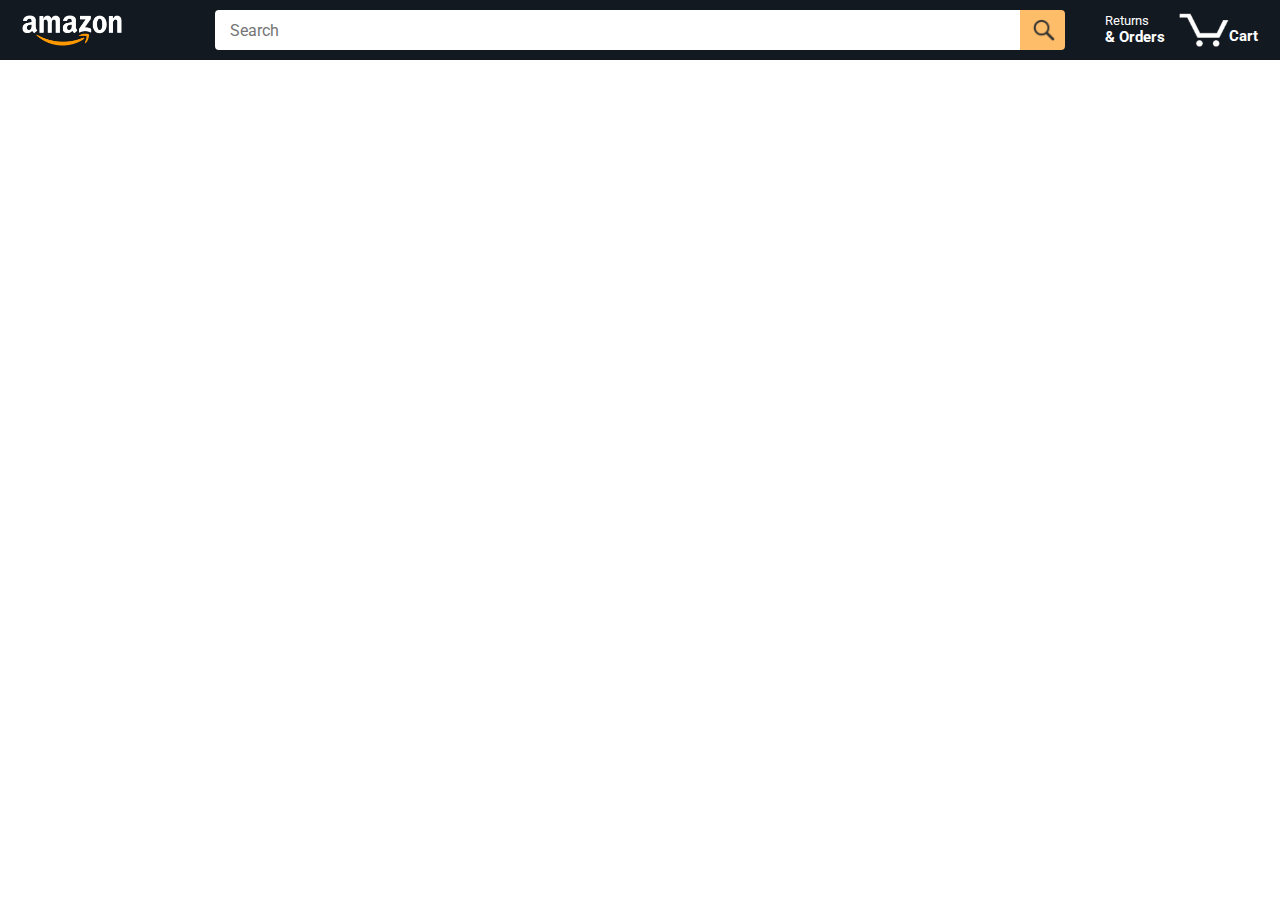
<file: index.html>
<!DOCTYPE html>
<html>
  <head>
    <title>Amazon Project</title>

    <!-- This code is needed for responsive design to work.
      (Responsive design = make the website look good on
      smaller screen sizes like a phone or a tablet). -->
    <meta name="viewport" content="width=device-width, initial-scale=1">

    <!-- Load a font called Roboto from Google Fonts. -->
    <link rel="preconnect" href="https://fonts.googleapis.com">
    <link rel="preconnect" href="https://fonts.gstatic.com" crossorigin>
    <link href="https://fonts.googleapis.com/css2?family=Roboto:wght@400;500;700&display=swap" rel="stylesheet">

    <!-- Here are the CSS files for this page. -->
    <link rel="stylesheet" href="styles/shared/general.css">
    <link rel="stylesheet" href="styles/shared/amazon-header.css">
    <link rel="stylesheet" href="styles/pages/amazon.css">
  </head>
  <body>
    <div class="amazon-header">
      <div class="amazon-header-left-section">
        <a href="index.html" class="header-link">
          <img class="amazon-logo"
            src="images/amazon-logo-white.png">
          <img class="amazon-mobile-logo"
            src="images/amazon-mobile-logo-white.png">
        </a>
      </div>

      <div class="amazon-header-middle-section">
        <input class="search-bar" type="text" placeholder="Search">

        <button class="search-button">
          <img class="search-icon" src="images/icons/search-icon.png">
        </button>
      </div>

      <div class="amazon-header-right-section">
        <a class="orders-link header-link" href="orders.html">
          <span class="returns-text">Returns</span>
          <span class="orders-text">& Orders</span>
        </a>

        <a class="cart-link header-link" href="checkout.html">
          <img class="cart-icon" src="images/icons/cart-icon.png">
          <div class="cart-quantity js-cart-quantity"></div>
          <div class="cart-text">Cart</div>
        </a>
      </div>
    </div>
    
    <div class="main">
      <div class="products-grid js-product-grid">

      </div>
    </div>

    <script type="module" src="scripts/amazon.js"></script>
  </body>
</html>
</file>
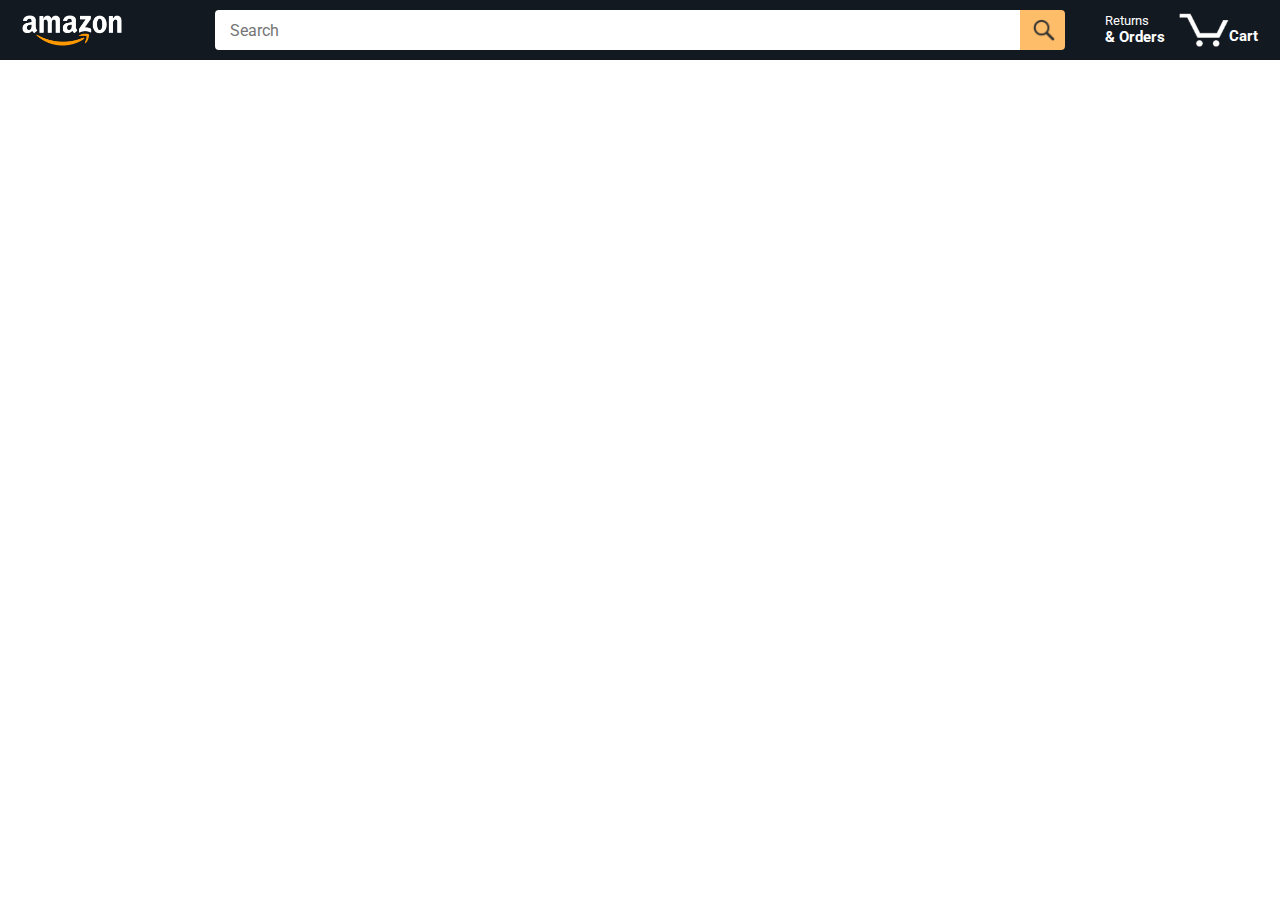
<file: amazon.html>
<!DOCTYPE html>
<html>
  <head>
    <title>Amazon Project</title>

    <!-- This code is needed for responsive design to work.
      (Responsive design = make the website look good on
      smaller screen sizes like a phone or a tablet). -->
    <meta name="viewport" content="width=device-width, initial-scale=1">

    <!-- Load a font called Roboto from Google Fonts. -->
    <link rel="preconnect" href="https://fonts.googleapis.com">
    <link rel="preconnect" href="https://fonts.gstatic.com" crossorigin>
    <link href="https://fonts.googleapis.com/css2?family=Roboto:wght@400;500;700&display=swap" rel="stylesheet">

    <!-- Here are the CSS files for this page. -->
    <link rel="stylesheet" href="styles/shared/general.css">
    <link rel="stylesheet" href="styles/shared/amazon-header.css">
    <link rel="stylesheet" href="styles/pages/amazon.css">
  </head>
  <body>
    <div class="amazon-header">
      <div class="amazon-header-left-section">
        <a href="amazon.html" class="header-link">
          <img class="amazon-logo"
            src="images/amazon-logo-white.png">
          <img class="amazon-mobile-logo"
            src="images/amazon-mobile-logo-white.png">
        </a>
      </div>

      <div class="amazon-header-middle-section">
        <input class="search-bar" type="text" placeholder="Search">

        <button class="search-button">
          <img class="search-icon" src="images/icons/search-icon.png">
        </button>
      </div>

      <div class="amazon-header-right-section">
        <a class="orders-link header-link" href="orders.html">
          <span class="returns-text">Returns</span>
          <span class="orders-text">& Orders</span>
        </a>

        <a class="cart-link header-link" href="checkout.html">
          <img class="cart-icon" src="images/icons/cart-icon.png">
          <div class="cart-quantity js-cart-quantity"></div>
          <div class="cart-text">Cart</div>
        </a>
      </div>
    </div>
    
    <div class="main">
      <div class="products-grid js-product-grid">

      </div>
    </div>

    <script type="module" src="scripts/amazon.js"></script>
  </body>
</html>
</file>
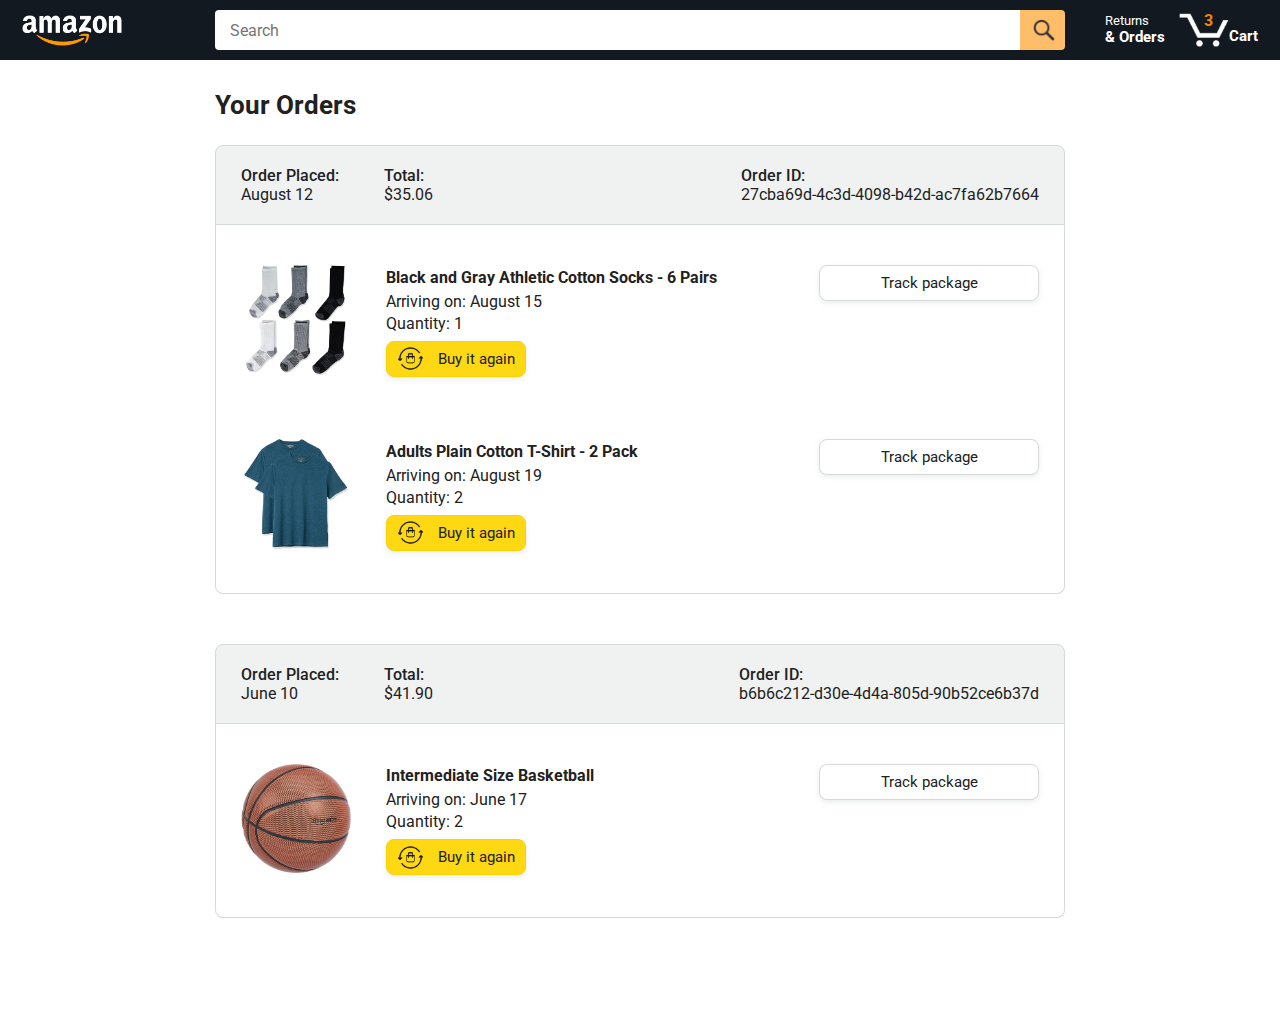
<file: orders.html>
<!DOCTYPE html>
<html>
  <head>
    <title>Orders</title>

    <!-- This code is needed for responsive design to work.
      (Responsive design = make the website look good on
      smaller screen sizes like a phone or a tablet). -->
    <meta name="viewport" content="width=device-width, initial-scale=1">

    <!-- Load a font called Roboto from Google Fonts. -->
    <link rel="preconnect" href="https://fonts.googleapis.com">
    <link rel="preconnect" href="https://fonts.gstatic.com" crossorigin>
    <link href="https://fonts.googleapis.com/css2?family=Roboto:wght@400;500;700&display=swap" rel="stylesheet">

    <!-- Here are the CSS files for this page. -->
    <link rel="stylesheet" href="styles/shared/general.css">
    <link rel="stylesheet" href="styles/shared/amazon-header.css">
    <link rel="stylesheet" href="styles/pages/orders.css">
  </head>
  <body>
    <div class="amazon-header">
      <div class="amazon-header-left-section">
        <a href="amazon.html" class="header-link">
          <img class="amazon-logo"
            src="images/amazon-logo-white.png">
          <img class="amazon-mobile-logo"
            src="images/amazon-mobile-logo-white.png">
        </a>
      </div>

      <div class="amazon-header-middle-section">
        <input class="search-bar" type="text" placeholder="Search">

        <button class="search-button">
          <img class="search-icon" src="images/icons/search-icon.png">
        </button>
      </div>

      <div class="amazon-header-right-section">
        <a class="orders-link header-link" href="orders.html">
          <span class="returns-text">Returns</span>
          <span class="orders-text">& Orders</span>
        </a>

        <a class="cart-link header-link" href="checkout.html">
          <img class="cart-icon" src="images/icons/cart-icon.png">
          <div class="cart-quantity">3</div>
          <div class="cart-text">Cart</div>
        </a>
      </div>
    </div>

    <div class="main">
      <div class="page-title">Your Orders</div>

      <div class="orders-grid">
        <div class="order-container">
          
          <div class="order-header">
            <div class="order-header-left-section">
              <div class="order-date">
                <div class="order-header-label">Order Placed:</div>
                <div>August 12</div>
              </div>
              <div class="order-total">
                <div class="order-header-label">Total:</div>
                <div>$35.06</div>
              </div>
            </div>

            <div class="order-header-right-section">
              <div class="order-header-label">Order ID:</div>
              <div>27cba69d-4c3d-4098-b42d-ac7fa62b7664</div>
            </div>
          </div>

          <div class="order-details-grid">
            <div class="product-image-container">
              <img src="images/products/athletic-cotton-socks-6-pairs.jpg">
            </div>

            <div class="product-details">
              <div class="product-name">
                Black and Gray Athletic Cotton Socks - 6 Pairs
              </div>
              <div class="product-delivery-date">
                Arriving on: August 15
              </div>
              <div class="product-quantity">
                Quantity: 1
              </div>
              <button class="buy-again-button button-primary">
                <img class="buy-again-icon" src="images/icons/buy-again.png">
                <span class="buy-again-message">Buy it again</span>
              </button>
            </div>

            <div class="product-actions">
              <a href="tracking.html">
                <button class="track-package-button button-secondary">
                  Track package
                </button>
              </a>
            </div>

            <div class="product-image-container">
              <img src="images/products/adults-plain-cotton-tshirt-2-pack-teal.jpg">
            </div>

            <div class="product-details">
              <div class="product-name">
                Adults Plain Cotton T-Shirt - 2 Pack
              </div>
              <div class="product-delivery-date">
                Arriving on: August 19
              </div>
              <div class="product-quantity">
                Quantity: 2
              </div>
              <button class="buy-again-button button-primary">
                <img class="buy-again-icon" src="images/icons/buy-again.png">
                <span class="buy-again-message">Buy it again</span>
              </button>
            </div>

            <div class="product-actions">
              <a href="tracking.html">
                <button class="track-package-button button-secondary">
                  Track package
                </button>
              </a>
            </div>
          </div>
        </div>

        <div class="order-container">

          <div class="order-header">
            <div class="order-header-left-section">
              <div class="order-date">
                <div class="order-header-label">Order Placed:</div>
                <div>June 10</div>
              </div>
              <div class="order-total">
                <div class="order-header-label">Total:</div>
                <div>$41.90</div>
              </div>
            </div>

            <div class="order-header-right-section">
              <div class="order-header-label">Order ID:</div>
              <div>b6b6c212-d30e-4d4a-805d-90b52ce6b37d</div>
            </div>
          </div>

          <div class="order-details-grid">
            <div class="product-image-container">
              <img src="images/products/intermediate-composite-basketball.jpg">
            </div>

            <div class="product-details">
              <div class="product-name">
                Intermediate Size Basketball
              </div>
              <div class="product-delivery-date">
                Arriving on: June 17
              </div>
              <div class="product-quantity">
                Quantity: 2
              </div>
              <button class="buy-again-button button-primary">
                <img class="buy-again-icon" src="images/icons/buy-again.png">
                <span class="buy-again-message">Buy it again</span>
              </button>
            </div>

            <div class="product-actions">
              <a href="tracking.html">
                <button class="track-package-button button-secondary">
                  Track package
                </button>
              </a>
            </div>
          </div>
        </div>
      </div>
    </div>
  </body>
</html>
</file>
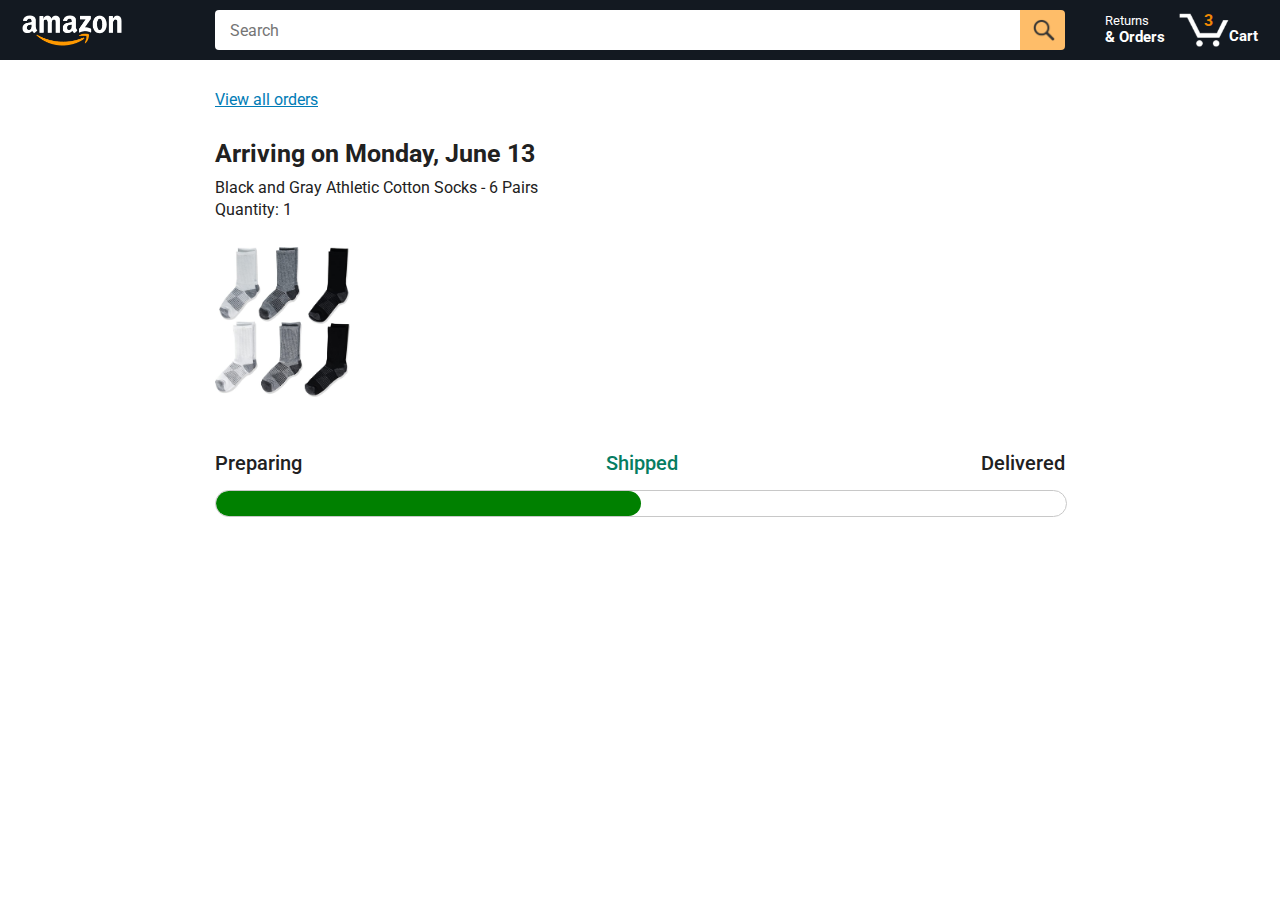
<file: tracking.html>
<!DOCTYPE html>
<html>
  <head>
    <title>Tracking</title>

    <!-- This code is needed for responsive design to work.
      (Responsive design = make the website look good on
      smaller screen sizes like a phone or a tablet). -->
    <meta name="viewport" content="width=device-width, initial-scale=1">

    <!-- Load a font called Roboto from Google Fonts. -->
    <link rel="preconnect" href="https://fonts.googleapis.com">
    <link rel="preconnect" href="https://fonts.gstatic.com" crossorigin>
    <link href="https://fonts.googleapis.com/css2?family=Roboto:wght@400;500;700&display=swap" rel="stylesheet">

    <!-- Here are the CSS files for this page. -->
    <link rel="stylesheet" href="styles/shared/general.css">
    <link rel="stylesheet" href="styles/shared/amazon-header.css">
    <link rel="stylesheet" href="styles/pages/tracking.css">
  </head>
  <body>
    <div class="amazon-header">
      <div class="amazon-header-left-section">
        <a href="amazon.html" class="header-link">
          <img class="amazon-logo"
            src="images/amazon-logo-white.png">
          <img class="amazon-mobile-logo"
            src="images/amazon-mobile-logo-white.png">
        </a>
      </div>

      <div class="amazon-header-middle-section">
        <input class="search-bar" type="text" placeholder="Search">

        <button class="search-button">
          <img class="search-icon" src="images/icons/search-icon.png">
        </button>
      </div>

      <div class="amazon-header-right-section">
        <a class="orders-link header-link" href="orders.html">
          <span class="returns-text">Returns</span>
          <span class="orders-text">& Orders</span>
        </a>

        <a class="cart-link header-link" href="checkout.html">
          <img class="cart-icon" src="images/icons/cart-icon.png">
          <div class="cart-quantity">3</div>
          <div class="cart-text">Cart</div>
        </a>
      </div>
    </div>

    <div class="main">
      <div class="order-tracking">
        <a class="back-to-orders-link link-primary" href="orders.html">
          View all orders
        </a>

        <div class="delivery-date">
          Arriving on Monday, June 13
        </div>

        <div class="product-info">
          Black and Gray Athletic Cotton Socks - 6 Pairs
        </div>

        <div class="product-info">
          Quantity: 1
        </div>

        <img class="product-image" src="images/products/athletic-cotton-socks-6-pairs.jpg">

        <div class="progress-labels-container">
          <div class="progress-label">
            Preparing
          </div>
          <div class="progress-label current-status">
            Shipped
          </div>
          <div class="progress-label">
            Delivered
          </div>
        </div>

        <div class="progress-bar-container">
          <div class="progress-bar"></div>
        </div>
      </div>
    </div>
  </body>
</html>
</file>
<file: styles/shared/general.css>
body {
  font-family: Roboto, Arial;
  color: rgb(33, 33, 33);
  /* The <body> element has a default margin of 8px
     on all sides. This removes the default margins. */
  margin: 0;
}

/* <p> elements have a default margin on the top
   and bottom. This removes the default margins. */
p {
  margin: 0;
}

button {
  cursor: pointer;
}

select {
  cursor: pointer;
}

input, select, button {
  font-family: Roboto, Arial;
}

.button-primary {
  color: rgb(33, 33, 33);
  background-color: rgb(255, 216, 20);
  border: 1px solid rgb(252, 210, 0);
  border-radius: 8px;
  cursor: pointer;
  box-shadow: 0 2px 5px rgba(213, 217, 217, 0.5);
}

.button-primary:hover {
  background-color: rgb(247, 202, 0);
  border: 1px solid rgb(242, 194, 0);
}

.button-primary:active {
  background: rgb(255, 216, 20);
  border-color: rgb(252, 210, 0);
  box-shadow: none;
}

.button-secondary {
  color: rgb(33, 33, 33);
  background: white;
  border: 1px solid rgb(213, 217, 217);
  border-radius: 8px;
  cursor: pointer;
  box-shadow: 0 2px 5px rgba(213, 217, 217, 0.5);
}

.button-secondary:hover {
  background-color: rgb(247, 250, 250);
}

.button-secondary:active {
  background-color: rgb(237, 253, 255);
  box-shadow: none;
}

/* These styles will limit text to 2 lines. Anything
   beyond 2 lines will be replaced with "..."
   You can find this code by using an A.I. tool or by
   searching in Google.
   https://css-tricks.com/almanac/properties/l/line-clamp/ */
.limit-text-to-2-lines {
  display: -webkit-box;
  -webkit-line-clamp: 2;
  -webkit-box-orient: vertical;
  overflow: hidden;
}

.link-primary {
  color: rgb(1, 124, 182);
  cursor: pointer;
}

.link-primary:hover {
  color: rgb(196, 80, 0);
}

/* Styles for dropdown selectors. */
select {
  color: rgb(33, 33, 33);
  background-color: rgb(240, 240, 240);
  border: 1px solid rgb(213, 217, 217);
  border-radius: 8px;
  padding: 3px 5px;
  font-size: 15px;
  cursor: pointer;
  box-shadow: 0 2px 5px rgba(213, 217, 217, 0.5);
}

select:focus,
input:focus {
  outline: 2px solid rgb(255, 153, 0);
}
</file>
<file: styles/shared/amazon-header.css>
.amazon-header {
  background-color: rgb(19, 25, 33);
  color: white;
  padding-left: 15px;
  padding-right: 15px;

  display: flex;
  align-items: center;
  justify-content: space-between;

  position: fixed;
  top: 0;
  left: 0;
  right: 0;
  height: 60px;
}

.amazon-header-left-section {
  width: 180px;
}

@media (max-width: 800px) {
  .amazon-header-left-section {
    width: unset;
  }
}

.header-link {
  display: inline-block;
  padding: 6px;
  border-radius: 2px;
  cursor: pointer;
  text-decoration: none;
  border: 1px solid rgba(0, 0, 0, 0);
}

.header-link:hover {
  border: 1px solid white;
}

.amazon-logo {
  width: 100px;
  margin-top: 5px;
}

.amazon-mobile-logo {
  display: none;
}

@media (max-width: 575px) {
  .amazon-logo {
    display: none;
  }

  .amazon-mobile-logo {
    display: block;
    height: 35px;
    margin-top: 5px;
  }
}

.amazon-header-middle-section {
  flex: 1;
  max-width: 850px;
  margin-left: 10px;
  margin-right: 10px;
  display: flex;
}

.search-bar {
  flex: 1;
  width: 0;
  font-size: 16px;
  height: 38px;
  padding-left: 15px;
  border: none;
  border-top-left-radius: 4px;
  border-bottom-left-radius: 4px;
  border-top-right-radius: 0;
  border-bottom-right-radius: 0;
}

.search-button {
  background-color: rgb(254, 189, 105);
  border: none;
  width: 45px;
  height: 40px;
  border-top-right-radius: 4px;
  border-bottom-right-radius: 4px;
  flex-shrink: 0;
}

.search-icon {
  height: 22px;
  margin-left: 2px;
  margin-top: 3px;
}

.amazon-header-right-section {
  width: 180px;
  flex-shrink: 0;
  display: flex;
  justify-content: end;
}

.orders-link {
  color: white;
}

.returns-text {
  display: block;
  font-size: 13px;
}

.orders-text {
  display: block;
  font-size: 15px;
  font-weight: 700;
}

.cart-link {
  color: white;
  display: flex;
  align-items: center;
  position: relative;
}

.cart-icon {
  width: 50px;
}

.cart-text {
  margin-top: 12px;
  font-size: 15px;
  font-weight: 700;
}

.cart-quantity {
  color: rgb(240, 136, 4);
  font-size: 16px;
  font-weight: 700;

  position: absolute;
  top: 4px;
  left: 22px;
  
  width: 26px;
  text-align: center;
}
</file>
<file: styles/pages/amazon.css>
.main {
  margin-top: 60px;
}

.products-grid {
  display: grid;

  /* - In CSS Grid, 1fr means a column will take up the
       remaining space in the grid.
     - If we write 1fr 1fr ... 1fr; 8 times, this will
       divide the grid into 8 columns, each taking up an
       equal amount of the space.
     - repeat(8, 1fr); is a shortcut for repeating "1fr"
       8 times (instead of typing out "1fr" 8 times).
       repeat(...) is a special property that works with
       display: grid; */
  grid-template-columns: repeat(8, 1fr);
}

/* @media is used to create responsive design (making the
   website look good on any screen size). This @media
   means when the screen width is 2000px or less, we
   will divide the grid into 7 columns instead of 8. */
@media (max-width: 2000px) {
  .products-grid {
    grid-template-columns: repeat(7, 1fr);
  }
}

/* This @media means when the screen width is 1600px or
   less, we will divide the grid into 6 columns. */
@media (max-width: 1600px) {
  .products-grid {
    grid-template-columns: repeat(6, 1fr);
  }
}

@media (max-width: 1300px) {
  .products-grid {
    grid-template-columns: repeat(5, 1fr);
  }
}

@media (max-width: 1000px) {
  .products-grid {
    grid-template-columns: repeat(4, 1fr);
  }
}

@media (max-width: 800px) {
  .products-grid {
    grid-template-columns: repeat(3, 1fr);
  }
}

@media (max-width: 575px) {
  .products-grid {
    grid-template-columns: repeat(2, 1fr);
  }
}

@media (max-width: 450px) {
  .products-grid {
    grid-template-columns: 1fr;
  }
}

.product-container {
  padding-top: 40px;
  padding-bottom: 25px;
  padding-left: 25px;
  padding-right: 25px;

  border-right: 1px solid rgb(231, 231, 231);
  border-bottom: 1px solid rgb(231, 231, 231);

  display: flex;
  flex-direction: column;
}

.product-image-container {
  display: flex;
  justify-content: center;
  align-items: center;

  height: 180px;
  margin-bottom: 20px;
}

.product-image {
  /* Images will overflow their container by default. To
    prevent this, we set max-width and max-height to 100%
    so they stay inside their container. */
  max-width: 100%;
  max-height: 100%;
}

.product-name {
  height: 40px;
  margin-bottom: 5px;
}

.product-rating-container {
  display: flex;
  align-items: center;
  margin-bottom: 10px;
}

.product-rating-stars {
  width: 100px;
  margin-right: 6px;
}

.product-rating-count {
  color: rgb(1, 124, 182);
  cursor: pointer;
  margin-top: 3px;
}

.product-price {
  font-weight: 700;
  margin-bottom: 10px;
}

.product-quantity-container {
  margin-bottom: 17px;
}

.product-spacer {
  flex: 1;
}

.added-to-cart {
  color: rgb(6, 125, 98);
  font-size: 16px;

  display: flex;
  align-items: center;
  margin-bottom: 8px;

  /* At first, the "Added to cart" message will
     be invisible. Use JavaScript to change the
     opacity and make it visible. */
  opacity: 0;
}

.added-to-cart img {
  height: 20px;
  margin-right: 5px;
}

.add-to-cart-button {
  width: 100%;
  padding: 8px;
  border-radius: 50px;
}
</file>
<file: styles/pages/orders.css>
.main {
  max-width: 850px;
  margin-top: 90px;
  margin-bottom: 100px;
  padding-left: 20px;
  padding-right: 20px;

  /* margin-left: auto;
     margin-right auto;
     Is a trick for centering an element horizontally
     without needing a container. */
  margin-left: auto;
  margin-right: auto;
}

.page-title {
  font-weight: 700;
  font-size: 26px;
  margin-bottom: 25px;
}

.orders-grid {
  display: grid;
  grid-template-columns: 1fr;
  row-gap: 50px;
}

.order-header {
  background-color: rgb(240, 242, 242);
  border: 1px solid rgb(213, 217, 217);

  display: flex;
  align-items: center;
  justify-content: space-between;

  padding: 20px 25px;
  border-top-left-radius: 8px;
  border-top-right-radius: 8px;
}

.order-header-left-section {
  display: flex;
  flex-shrink: 0;
}

.order-header-label {
  font-weight: 500;
}

.order-date,
.order-total {
  margin-right: 45px;
}

.order-header-right-section {
  flex-shrink: 1;
}

@media (max-width: 575px) {
  .order-header {
    flex-direction: column;
    align-items: start;
    line-height: 23px;
    padding: 15px;
  }

  .order-header-left-section {
    flex-direction: column;
  }

  .order-header-label {
    margin-right: 5px;
  }

  .order-date,
  .order-total {
    display: grid;
    grid-template-columns: auto 1fr;
    margin-right: 0;
  }

  .order-header-right-section {
    display: grid;
    grid-template-columns: auto 1fr;
  }
}

.order-details-grid {
  padding: 40px 25px;
  border: 1px solid rgb(213, 217, 217);
  border-top: none;
  border-bottom-left-radius: 8px;
  border-bottom-right-radius: 8px;

  display: grid;
  grid-template-columns: 110px 1fr 220px;
  column-gap: 35px;
  row-gap: 60px;
  align-items: center;
}

@media (max-width: 800px) {
  .order-details-grid {
    grid-template-columns: 110px 1fr;
    row-gap: 0;
    padding-bottom: 8px;
  }
}

@media (max-width: 450px) {
  .order-details-grid {
    grid-template-columns: 1fr;
  }
}

.product-image-container {
  text-align: center;
}

.product-image-container img {
  max-width: 110px;
  max-height: 110px;
}

.product-name {
  font-weight: 700;
  margin-bottom: 5px;
}

.product-delivery-date {
  margin-bottom: 3px;
}

.product-quantity {
  margin-bottom: 8px;
}

.buy-again-button {
  font-size: 15px;
  width: 140px;
  height: 36px;
  border-radius: 8px;

  display: flex;
  align-items: center;
  justify-content: center;
}

.buy-again-icon {
  width: 25px;
  margin-right: 15px;
}

.product-actions {
  align-self: start;
}

.track-package-button {
  width: 100%;
  font-size: 15px;
  padding: 8px;
}

@media (max-width: 800px) {
  .buy-again-button {
    margin-bottom: 10px;
  }

  .product-actions {
    /* grid-column: 2 means this element will be placed
       in column 2 in the grid. (Normally, the column that
       an element is placed in is determined by the order
       of the elements in the HTML. grid-column overrides
       this default ordering). */
    grid-column: 2;
    margin-bottom: 30px;
  }

  .track-package-button {
    width: 140px;
  }
}

@media (max-width: 450px) {
  .product-image-container {
    text-align: center;
    margin-bottom: 25px;
  }

  .product-image-container img {
    max-width: 150px;
    max-height: 150px;
  }

  .product-name {
    margin-bottom: 10px;
  }

  .product-quantity {
    margin-bottom: 15px;
  }

  .buy-again-button {
    width: 100%;
    margin-bottom: 15px;
  }

  .product-actions {
    /* grid-column: auto; undos grid-column: 2; from above.
       This element will now be placed in its normal column
       in the grid. */
    grid-column: auto;
    margin-bottom: 70px;
  }

  .track-package-button {
    width: 100%;
    padding: 12px;
  }
}
</file>
<file: styles/pages/tracking.css>
.main {
  max-width: 850px;
  margin-top: 90px;
  margin-bottom: 100px;
  padding-left: 30px;
  padding-right: 30px;

  /* margin-left: auto;
     margin-right auto;
     Is a trick for centering an element horizontally
     without needing a container. */
  margin-left: auto;
  margin-right: auto;
}

.back-to-orders-link {
  display: inline-block;
  margin-bottom: 30px;
}

.delivery-date {
  font-size: 25px;
  font-weight: 700;
  margin-bottom: 10px;
}

.product-info {
  margin-bottom: 3px;
}

.product-image {
  max-width: 150px;
  max-height: 150px;
  margin-top: 25px;
  margin-bottom: 50px;
}

.progress-labels-container {
  display: flex;
  justify-content: space-between;
  font-size: 20px;
  font-weight: 500;
  margin-bottom: 15px;
}

.current-status {
  color: rgb(6, 125, 98);
}

@media (max-width: 575px) {
  .progress-labels-container {
    font-size: 16px;
  }
}

@media (max-width: 450px) {
  .progress-labels-container {
    flex-direction: column;
    margin-bottom: 5px;
  }

  .progress-label {
    margin-bottom: 3px;
  }
}

.progress-bar-container {
  height: 25px;
  width: 100%;

  border: 1px solid rgb(200, 200, 200);
  border-radius: 50px;
  overflow: hidden;
}

.progress-bar {
  height: 100%;
  background-color: green;
  border-radius: 50px;
  width: 50%;
}
</file>
